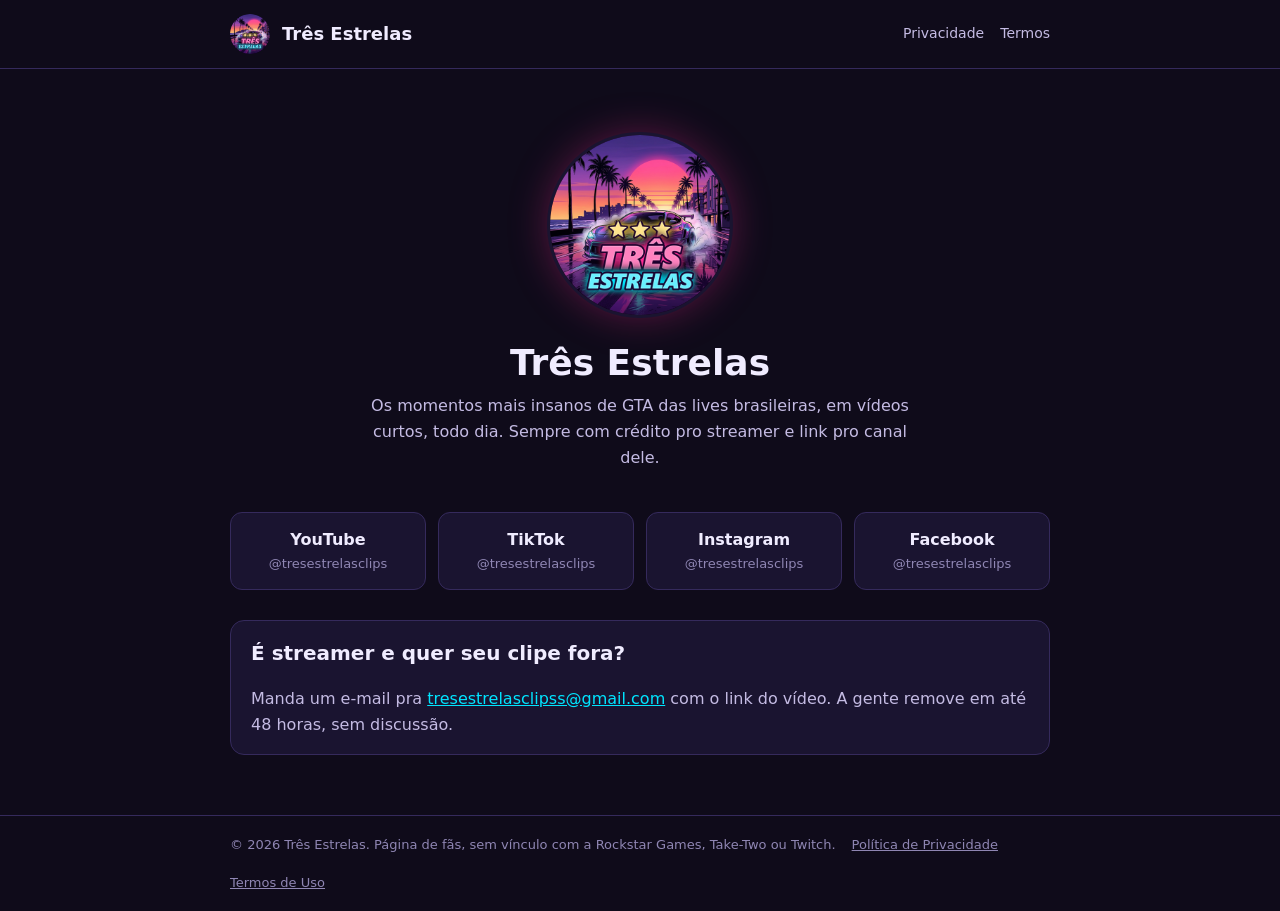
<file: docs/index.html>
<!doctype html>
<html lang="pt-BR">
<head>
<meta charset="utf-8">
<meta name="viewport" content="width=device-width, initial-scale=1">
<title>Três Estrelas</title>
<meta name="description" content="Três Estrelas: os melhores momentos de GTA das lives brasileiras, em vídeos curtos.">
<link rel="icon" href="logo.png">
<link rel="stylesheet" href="estilo.css">
</head>
<body>
<header class="topo"><div class="in">
  <img src="logo.png" alt=""><a class="marca" href="./">Três Estrelas</a>
  <nav><a href="privacidade.html">Privacidade</a><a href="termos.html">Termos</a></nav>
</div></header>
<main>
  <section class="hero">
    <img src="logo.png" alt="Logo Três Estrelas">
    <h1>Três Estrelas</h1>
    <p>Os momentos mais insanos de GTA das lives brasileiras, em vídeos curtos, todo dia.
       Sempre com crédito pro streamer e link pro canal dele.</p>
  </section>

  <div class="redes">
    <a href="https://www.youtube.com/@tresestrelasclips" target="_blank" rel="noopener">YouTube<span>@tresestrelasclips</span></a>
    <a href="https://www.tiktok.com/@tresestrelasclips" target="_blank" rel="noopener">TikTok<span>@tresestrelasclips</span></a>
    <a href="https://www.instagram.com/tresestrelasclips" target="_blank" rel="noopener">Instagram<span>@tresestrelasclips</span></a>
    <a href="https://www.facebook.com/tresestrelasclips" target="_blank" rel="noopener">Facebook<span>@tresestrelasclips</span></a>
  </div>

  <div class="caixa">
    <h2 style="margin-top:0">É streamer e quer seu clipe fora?</h2>
    <p style="margin-bottom:0">Manda um e-mail pra <a href="mailto:tresestrelasclipss@gmail.com">tresestrelasclipss@gmail.com</a>
       com o link do vídeo. A gente remove em até 48 horas, sem discussão.</p>
  </div>
</main>
<footer><div class="in">
  <span>© 2026 Três Estrelas. Página de fãs, sem vínculo com a Rockstar Games, Take-Two ou Twitch.</span>
  <a href="privacidade.html">Política de Privacidade</a><a href="termos.html">Termos de Uso</a>
</div></footer>
</body>
</html>
</file>
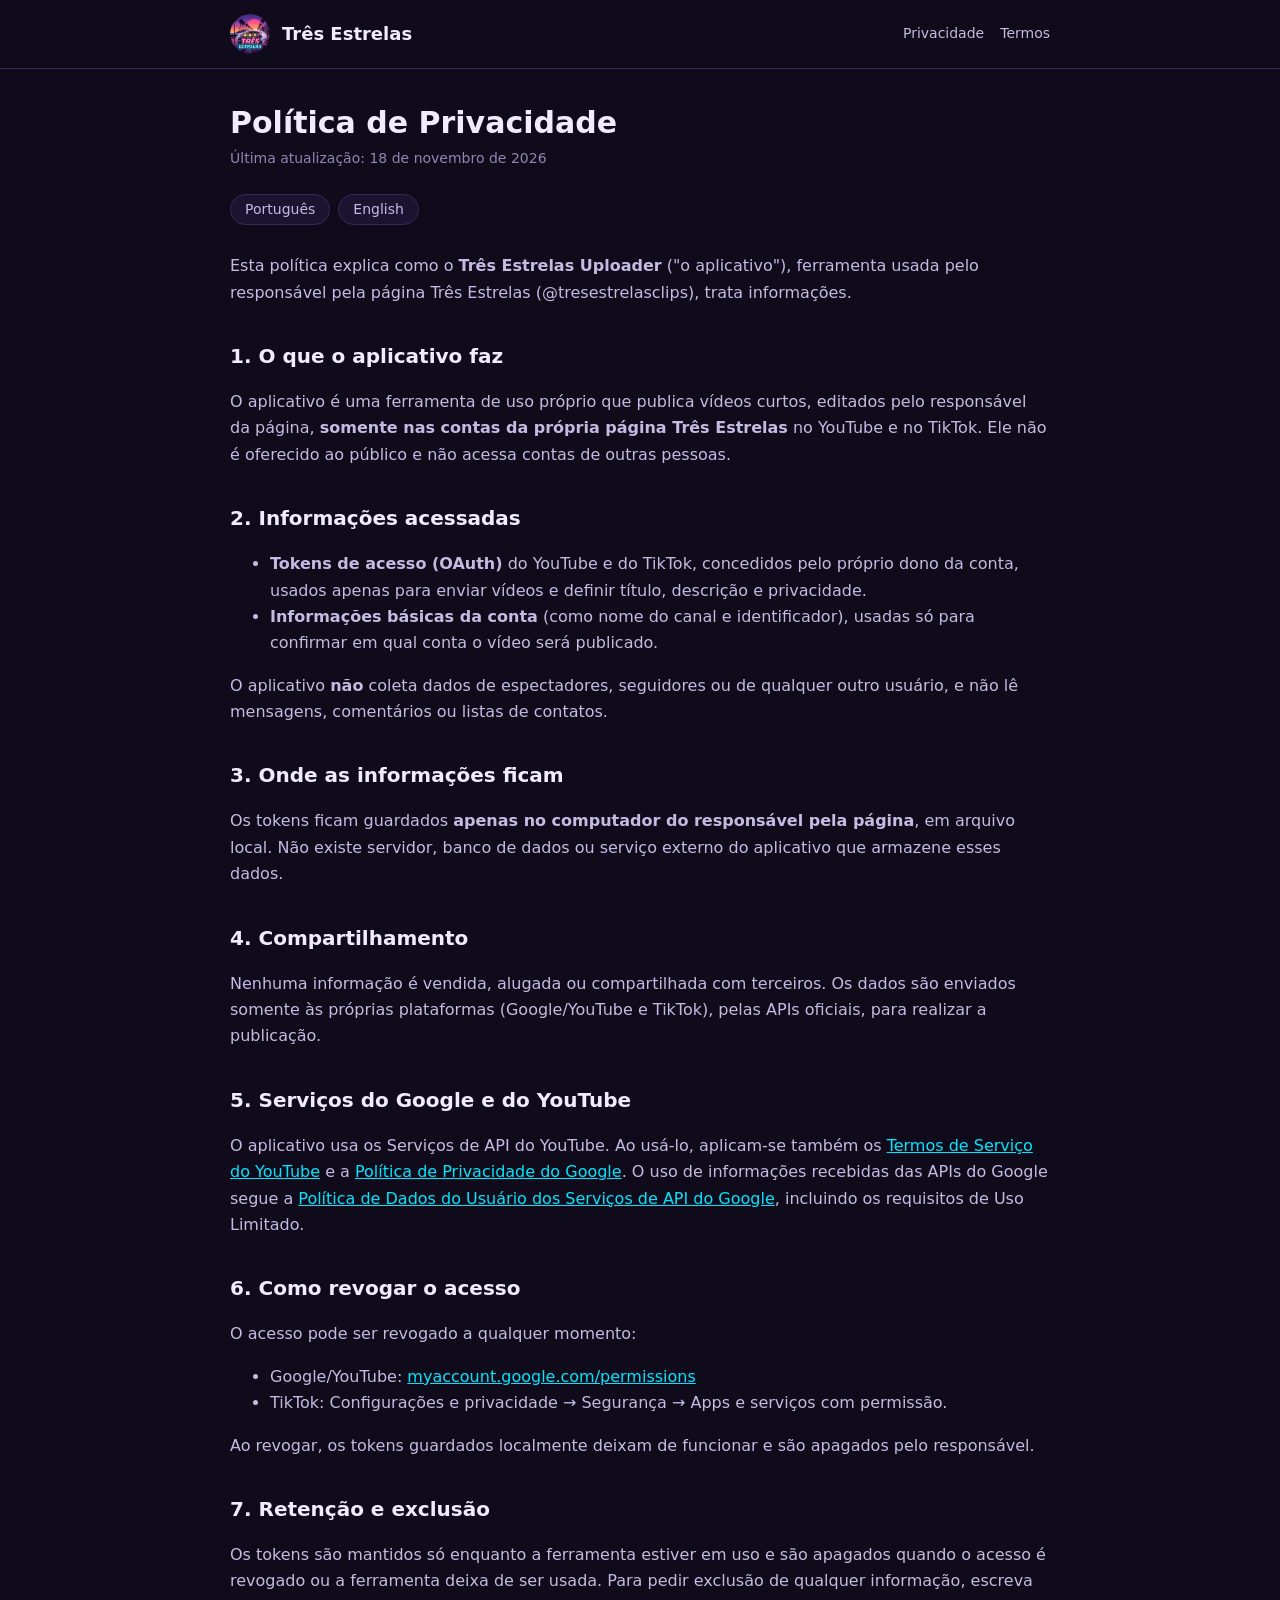
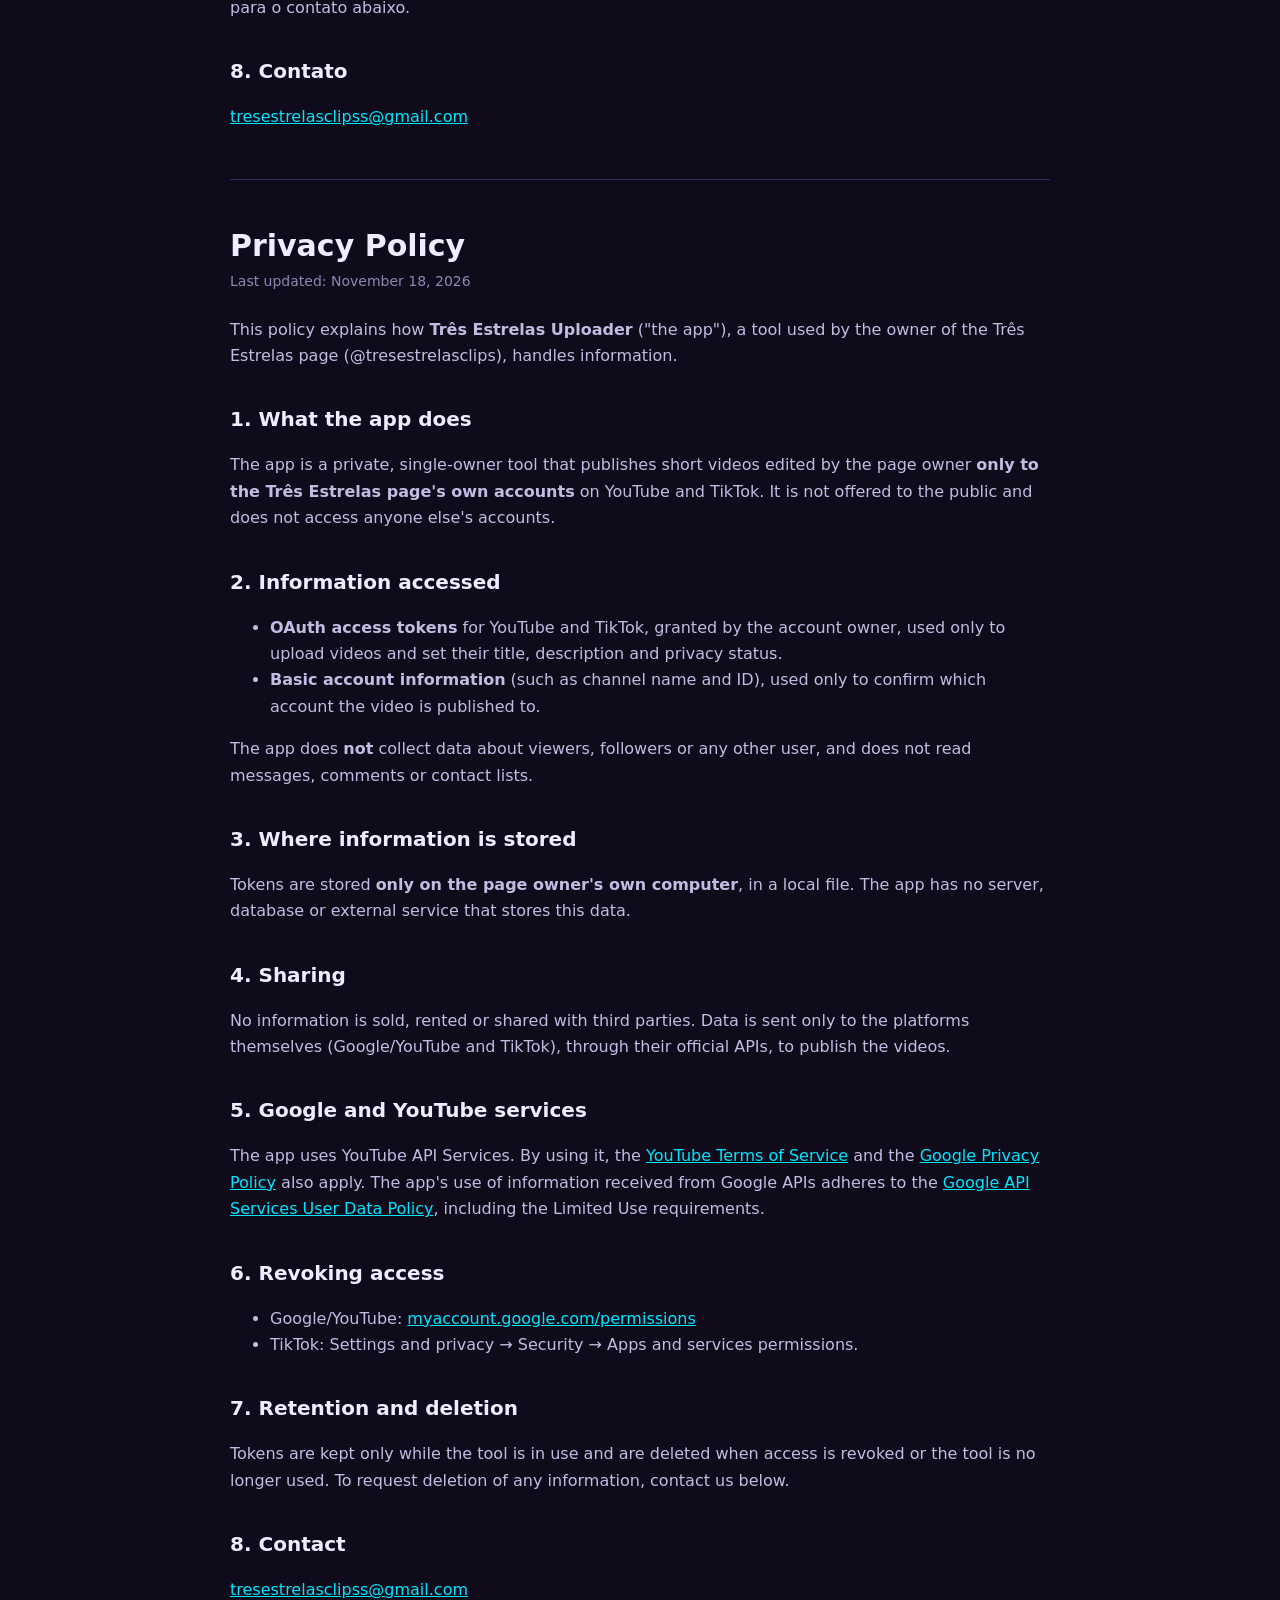
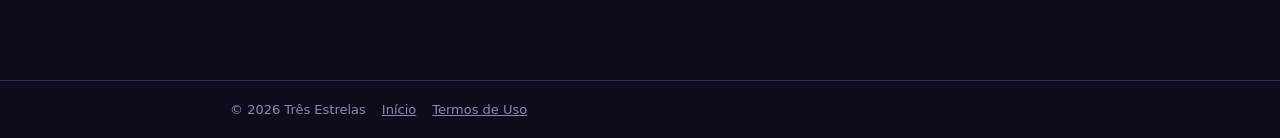
<file: docs/privacidade.html>
<!doctype html>
<html lang="pt-BR">
<head>
<meta charset="utf-8">
<meta name="viewport" content="width=device-width, initial-scale=1">
<title>Política de Privacidade · Três Estrelas</title>
<link rel="icon" href="logo.png">
<link rel="stylesheet" href="estilo.css">
</head>
<body>
<header class="topo"><div class="in">
  <img src="logo.png" alt=""><a class="marca" href="./">Três Estrelas</a>
  <nav><a href="privacidade.html">Privacidade</a><a href="termos.html">Termos</a></nav>
</div></header>
<main>
  <h1>Política de Privacidade</h1>
  <p class="data">Última atualização: 18 de novembro de 2026</p>
  <div class="idiomas"><a href="#pt">Português</a><a href="#en">English</a></div>

  <section id="pt">
    <p>Esta política explica como o <b>Três Estrelas Uploader</b> ("o aplicativo"), ferramenta usada
       pelo responsável pela página Três Estrelas (@tresestrelasclips), trata informações.</p>

    <h2>1. O que o aplicativo faz</h2>
    <p>O aplicativo é uma ferramenta de uso próprio que publica vídeos curtos, editados pelo
       responsável da página, <b>somente nas contas da própria página Três Estrelas</b> no YouTube
       e no TikTok. Ele não é oferecido ao público e não acessa contas de outras pessoas.</p>

    <h2>2. Informações acessadas</h2>
    <ul>
      <li><b>Tokens de acesso (OAuth)</b> do YouTube e do TikTok, concedidos pelo próprio dono da
          conta, usados apenas para enviar vídeos e definir título, descrição e privacidade.</li>
      <li><b>Informações básicas da conta</b> (como nome do canal e identificador), usadas só para
          confirmar em qual conta o vídeo será publicado.</li>
    </ul>
    <p>O aplicativo <b>não</b> coleta dados de espectadores, seguidores ou de qualquer outro usuário,
       e não lê mensagens, comentários ou listas de contatos.</p>

    <h2>3. Onde as informações ficam</h2>
    <p>Os tokens ficam guardados <b>apenas no computador do responsável pela página</b>, em arquivo
       local. Não existe servidor, banco de dados ou serviço externo do aplicativo que armazene
       esses dados.</p>

    <h2>4. Compartilhamento</h2>
    <p>Nenhuma informação é vendida, alugada ou compartilhada com terceiros. Os dados são enviados
       somente às próprias plataformas (Google/YouTube e TikTok), pelas APIs oficiais, para realizar
       a publicação.</p>

    <h2>5. Serviços do Google e do YouTube</h2>
    <p>O aplicativo usa os Serviços de API do YouTube. Ao usá-lo, aplicam-se também os
       <a href="https://www.youtube.com/t/terms" target="_blank" rel="noopener">Termos de Serviço do YouTube</a>
       e a <a href="https://policies.google.com/privacy" target="_blank" rel="noopener">Política de Privacidade do Google</a>.
       O uso de informações recebidas das APIs do Google segue a
       <a href="https://developers.google.com/terms/api-services-user-data-policy" target="_blank" rel="noopener">Política de Dados do Usuário dos Serviços de API do Google</a>,
       incluindo os requisitos de Uso Limitado.</p>

    <h2>6. Como revogar o acesso</h2>
    <p>O acesso pode ser revogado a qualquer momento:</p>
    <ul>
      <li>Google/YouTube: <a href="https://myaccount.google.com/permissions" target="_blank" rel="noopener">myaccount.google.com/permissions</a></li>
      <li>TikTok: Configurações e privacidade → Segurança → Apps e serviços com permissão.</li>
    </ul>
    <p>Ao revogar, os tokens guardados localmente deixam de funcionar e são apagados pelo responsável.</p>

    <h2>7. Retenção e exclusão</h2>
    <p>Os tokens são mantidos só enquanto a ferramenta estiver em uso e são apagados quando o acesso
       é revogado ou a ferramenta deixa de ser usada. Para pedir exclusão de qualquer informação,
       escreva para o contato abaixo.</p>

    <h2>8. Contato</h2>
    <p><a href="mailto:tresestrelasclipss@gmail.com">tresestrelasclipss@gmail.com</a></p>
  </section>

  <hr>

  <section id="en" lang="en">
    <h1>Privacy Policy</h1>
    <p class="data">Last updated: November 18, 2026</p>
    <p>This policy explains how <b>Três Estrelas Uploader</b> ("the app"), a tool used by the owner
       of the Três Estrelas page (@tresestrelasclips), handles information.</p>

    <h2>1. What the app does</h2>
    <p>The app is a private, single-owner tool that publishes short videos edited by the page owner
       <b>only to the Três Estrelas page's own accounts</b> on YouTube and TikTok. It is not offered
       to the public and does not access anyone else's accounts.</p>

    <h2>2. Information accessed</h2>
    <ul>
      <li><b>OAuth access tokens</b> for YouTube and TikTok, granted by the account owner, used only
          to upload videos and set their title, description and privacy status.</li>
      <li><b>Basic account information</b> (such as channel name and ID), used only to confirm which
          account the video is published to.</li>
    </ul>
    <p>The app does <b>not</b> collect data about viewers, followers or any other user, and does not
       read messages, comments or contact lists.</p>

    <h2>3. Where information is stored</h2>
    <p>Tokens are stored <b>only on the page owner's own computer</b>, in a local file. The app has
       no server, database or external service that stores this data.</p>

    <h2>4. Sharing</h2>
    <p>No information is sold, rented or shared with third parties. Data is sent only to the
       platforms themselves (Google/YouTube and TikTok), through their official APIs, to publish
       the videos.</p>

    <h2>5. Google and YouTube services</h2>
    <p>The app uses YouTube API Services. By using it, the
       <a href="https://www.youtube.com/t/terms" target="_blank" rel="noopener">YouTube Terms of Service</a>
       and the <a href="https://policies.google.com/privacy" target="_blank" rel="noopener">Google Privacy Policy</a>
       also apply. The app's use of information received from Google APIs adheres to the
       <a href="https://developers.google.com/terms/api-services-user-data-policy" target="_blank" rel="noopener">Google API Services User Data Policy</a>,
       including the Limited Use requirements.</p>

    <h2>6. Revoking access</h2>
    <ul>
      <li>Google/YouTube: <a href="https://myaccount.google.com/permissions" target="_blank" rel="noopener">myaccount.google.com/permissions</a></li>
      <li>TikTok: Settings and privacy → Security → Apps and services permissions.</li>
    </ul>

    <h2>7. Retention and deletion</h2>
    <p>Tokens are kept only while the tool is in use and are deleted when access is revoked or the
       tool is no longer used. To request deletion of any information, contact us below.</p>

    <h2>8. Contact</h2>
    <p><a href="mailto:tresestrelasclipss@gmail.com">tresestrelasclipss@gmail.com</a></p>
  </section>
</main>
<footer><div class="in">
  <span>© 2026 Três Estrelas</span><a href="./">Início</a><a href="termos.html">Termos de Uso</a>
</div></footer>
</body>
</html>
</file>
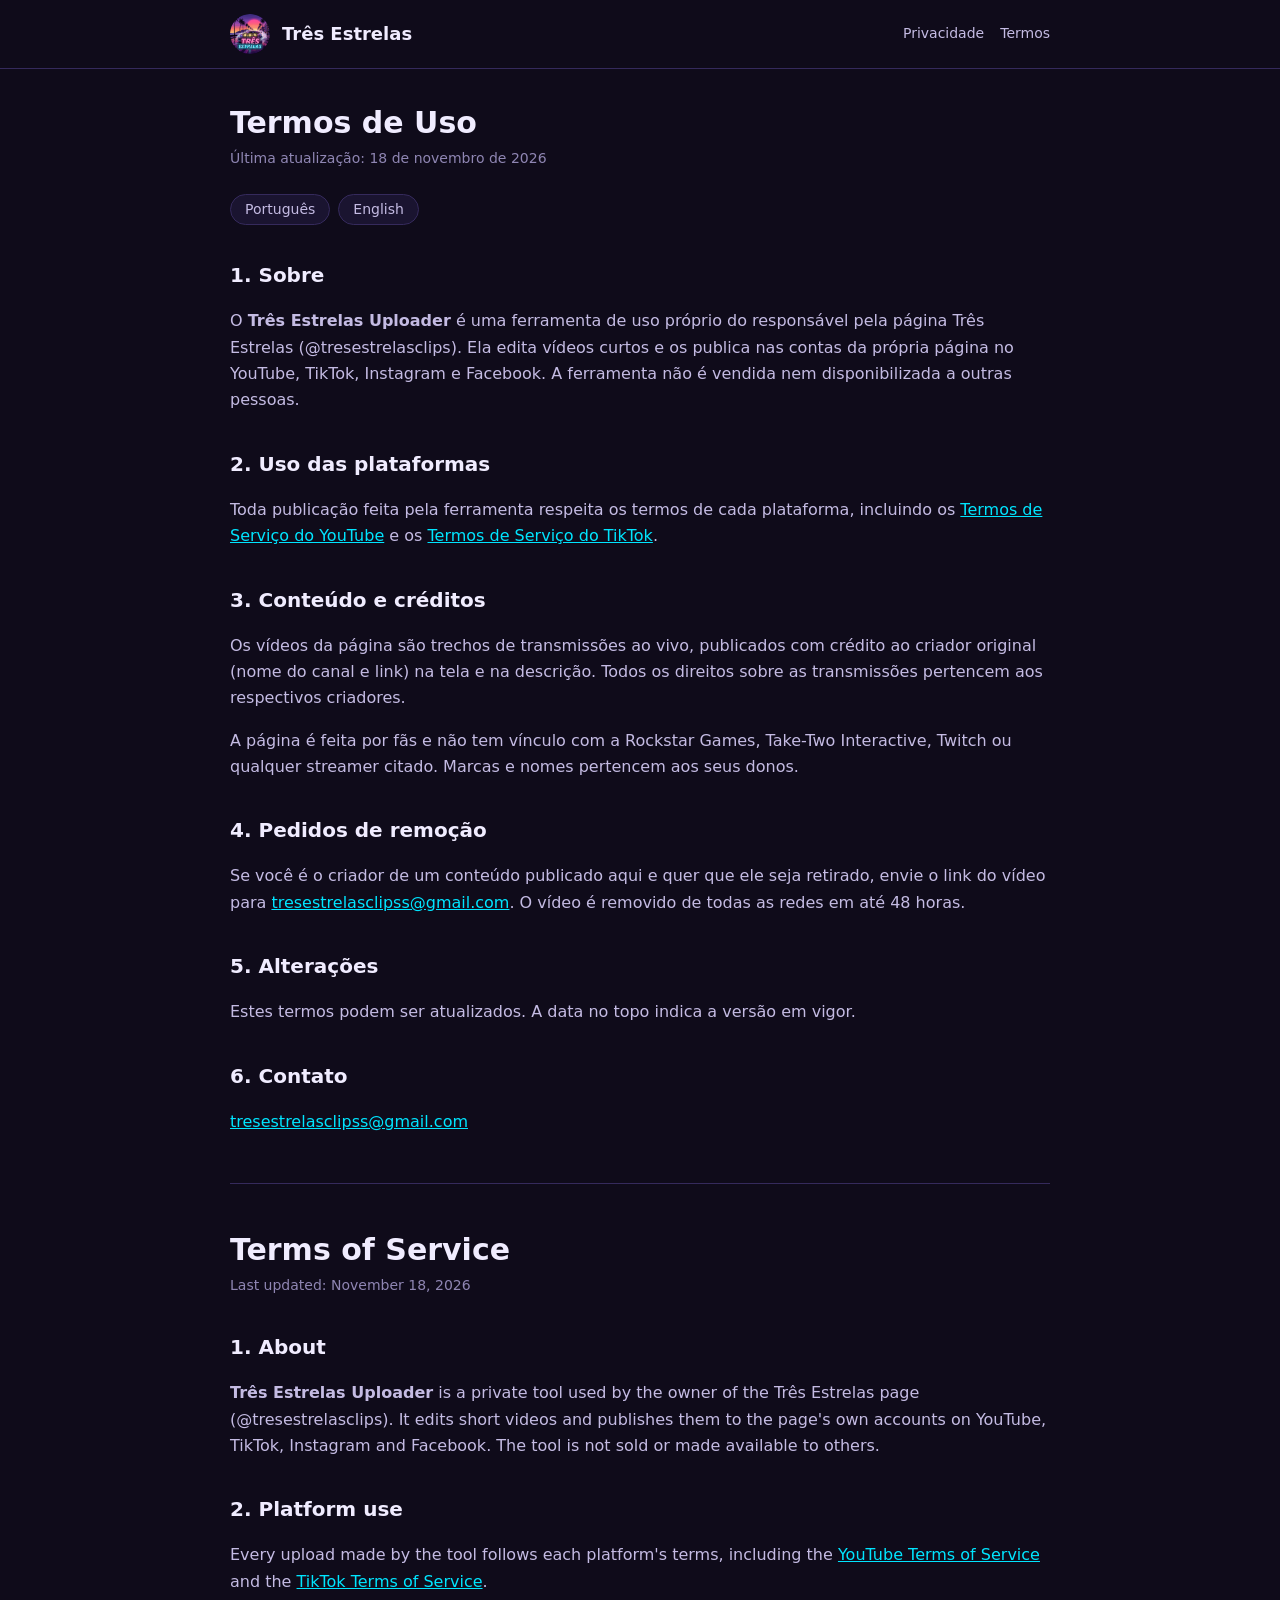
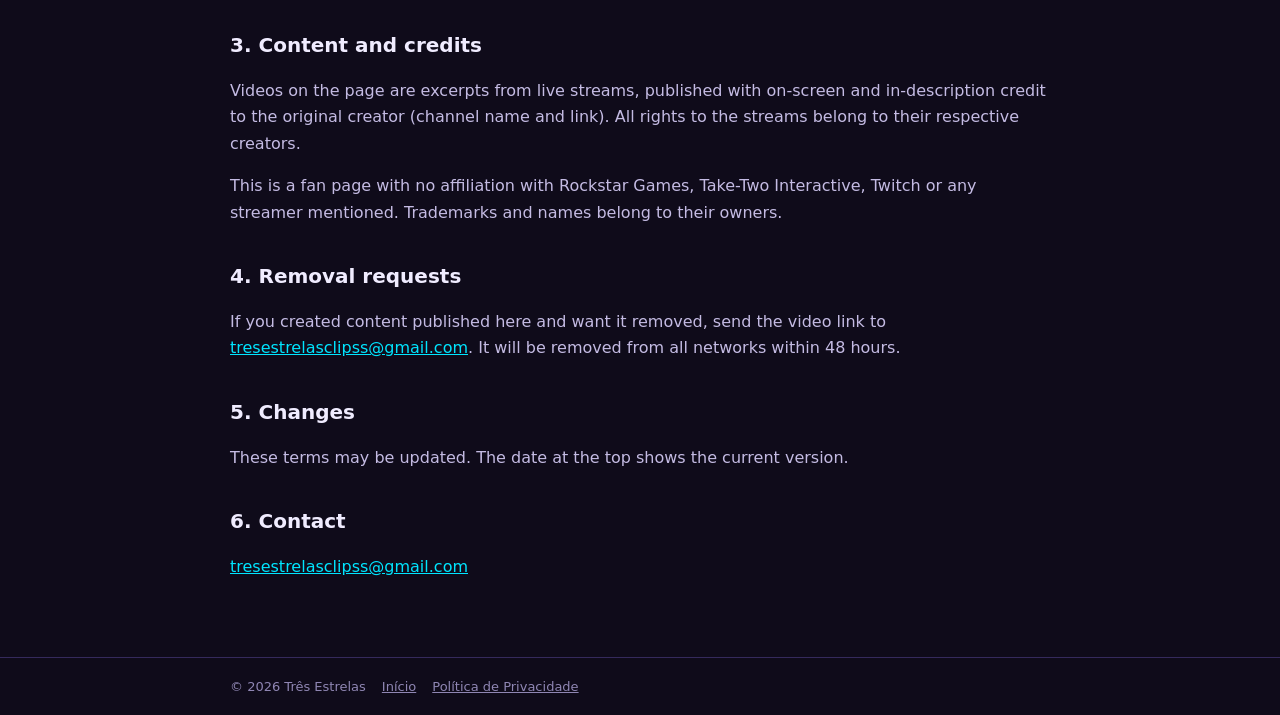
<file: docs/termos.html>
<!doctype html>
<html lang="pt-BR">
<head>
<meta charset="utf-8">
<meta name="viewport" content="width=device-width, initial-scale=1">
<title>Termos de Uso · Três Estrelas</title>
<link rel="icon" href="logo.png">
<link rel="stylesheet" href="estilo.css">
</head>
<body>
<header class="topo"><div class="in">
  <img src="logo.png" alt=""><a class="marca" href="./">Três Estrelas</a>
  <nav><a href="privacidade.html">Privacidade</a><a href="termos.html">Termos</a></nav>
</div></header>
<main>
  <h1>Termos de Uso</h1>
  <p class="data">Última atualização: 18 de novembro de 2026</p>
  <div class="idiomas"><a href="#pt">Português</a><a href="#en">English</a></div>

  <section id="pt">
    <h2>1. Sobre</h2>
    <p>O <b>Três Estrelas Uploader</b> é uma ferramenta de uso próprio do responsável pela página
       Três Estrelas (@tresestrelasclips). Ela edita vídeos curtos e os publica nas contas da própria
       página no YouTube, TikTok, Instagram e Facebook. A ferramenta não é vendida nem disponibilizada
       a outras pessoas.</p>

    <h2>2. Uso das plataformas</h2>
    <p>Toda publicação feita pela ferramenta respeita os termos de cada plataforma, incluindo os
       <a href="https://www.youtube.com/t/terms" target="_blank" rel="noopener">Termos de Serviço do YouTube</a>
       e os <a href="https://www.tiktok.com/legal/terms-of-service" target="_blank" rel="noopener">Termos de Serviço do TikTok</a>.</p>

    <h2>3. Conteúdo e créditos</h2>
    <p>Os vídeos da página são trechos de transmissões ao vivo, publicados com crédito ao criador
       original (nome do canal e link) na tela e na descrição. Todos os direitos sobre as
       transmissões pertencem aos respectivos criadores.</p>
    <p>A página é feita por fãs e não tem vínculo com a Rockstar Games, Take-Two Interactive,
       Twitch ou qualquer streamer citado. Marcas e nomes pertencem aos seus donos.</p>

    <h2>4. Pedidos de remoção</h2>
    <p>Se você é o criador de um conteúdo publicado aqui e quer que ele seja retirado, envie o link
       do vídeo para <a href="mailto:tresestrelasclipss@gmail.com">tresestrelasclipss@gmail.com</a>.
       O vídeo é removido de todas as redes em até 48 horas.</p>

    <h2>5. Alterações</h2>
    <p>Estes termos podem ser atualizados. A data no topo indica a versão em vigor.</p>

    <h2>6. Contato</h2>
    <p><a href="mailto:tresestrelasclipss@gmail.com">tresestrelasclipss@gmail.com</a></p>
  </section>

  <hr>

  <section id="en" lang="en">
    <h1>Terms of Service</h1>
    <p class="data">Last updated: November 18, 2026</p>

    <h2>1. About</h2>
    <p><b>Três Estrelas Uploader</b> is a private tool used by the owner of the Três Estrelas page
       (@tresestrelasclips). It edits short videos and publishes them to the page's own accounts on
       YouTube, TikTok, Instagram and Facebook. The tool is not sold or made available to others.</p>

    <h2>2. Platform use</h2>
    <p>Every upload made by the tool follows each platform's terms, including the
       <a href="https://www.youtube.com/t/terms" target="_blank" rel="noopener">YouTube Terms of Service</a>
       and the <a href="https://www.tiktok.com/legal/terms-of-service" target="_blank" rel="noopener">TikTok Terms of Service</a>.</p>

    <h2>3. Content and credits</h2>
    <p>Videos on the page are excerpts from live streams, published with on-screen and in-description
       credit to the original creator (channel name and link). All rights to the streams belong to
       their respective creators.</p>
    <p>This is a fan page with no affiliation with Rockstar Games, Take-Two Interactive, Twitch or
       any streamer mentioned. Trademarks and names belong to their owners.</p>

    <h2>4. Removal requests</h2>
    <p>If you created content published here and want it removed, send the video link to
       <a href="mailto:tresestrelasclipss@gmail.com">tresestrelasclipss@gmail.com</a>. It will be
       removed from all networks within 48 hours.</p>

    <h2>5. Changes</h2>
    <p>These terms may be updated. The date at the top shows the current version.</p>

    <h2>6. Contact</h2>
    <p><a href="mailto:tresestrelasclipss@gmail.com">tresestrelasclipss@gmail.com</a></p>
  </section>
</main>
<footer><div class="in">
  <span>© 2026 Três Estrelas</span><a href="./">Início</a><a href="privacidade.html">Política de Privacidade</a>
</div></footer>
</body>
</html>
</file>
<file: docs/estilo.css>
:root {
  color-scheme: dark;
  --bg: #0f0b1a; --painel: #1a1430; --borda: #352a5c;
  --texto: #f0ecff; --texto2: #c4bbe3; --fraco: #8f86b3;
  --rosa: #ff2d95; --ciano: #00e5ff;
}
* { box-sizing: border-box; }
html, body { margin: 0; background: var(--bg); color: var(--texto);
             font: 16px/1.65 system-ui, -apple-system, "Segoe UI", sans-serif; }
a { color: var(--ciano); }
.topo { border-bottom: 1px solid var(--borda); }
.topo .in { max-width: 860px; margin: 0 auto; padding: 14px 20px; display: flex; align-items: center; gap: 12px; }
.topo img { width: 40px; height: 40px; border-radius: 50%; }
.topo a.marca { color: var(--texto); text-decoration: none; font-weight: 800; font-size: 18px; }
.topo nav { margin-left: auto; display: flex; gap: 16px; font-size: 14px; }
.topo nav a { color: var(--texto2); text-decoration: none; }
.topo nav a:hover { color: var(--texto); }
main { max-width: 860px; margin: 0 auto; padding: 36px 20px 60px; }
h1 { font-size: 30px; line-height: 1.2; margin: 0 0 6px; }
h2 { font-size: 20px; margin: 34px 0 8px; }
h3 { font-size: 16px; margin: 22px 0 4px; color: var(--texto2); }
p, li { color: var(--texto2); }
.data { color: var(--fraco); font-size: 14px; margin: 0 0 24px; }
.idiomas { display: flex; gap: 8px; margin: 0 0 28px; }
.idiomas a { border: 1px solid var(--borda); border-radius: 20px; padding: 3px 14px; font-size: 14px;
             text-decoration: none; color: var(--texto2); background: var(--painel); }
hr { border: 0; border-top: 1px solid var(--borda); margin: 48px 0; }
.caixa { background: var(--painel); border: 1px solid var(--borda); border-radius: 14px; padding: 16px 20px; }
.hero { text-align: center; padding: 30px 0 10px; }
.hero img { width: 180px; height: 180px; border-radius: 50%;
            box-shadow: 0 0 0 3px var(--painel), 0 0 40px rgba(255,45,149,.35); }
.hero h1 { font-size: 36px; margin-top: 18px; }
.hero p { max-width: 560px; margin: 8px auto 0; }
.redes { display: grid; grid-template-columns: repeat(auto-fit, minmax(170px, 1fr)); gap: 12px; margin: 30px 0; }
.redes a { display: block; text-align: center; padding: 14px; border-radius: 12px; background: var(--painel);
           border: 1px solid var(--borda); color: var(--texto); text-decoration: none; font-weight: 600; }
.redes a:hover { border-color: var(--rosa); }
.redes a span { display: block; color: var(--fraco); font-weight: 400; font-size: 13px; }
footer { border-top: 1px solid var(--borda); color: var(--fraco); font-size: 13px; }
footer .in { max-width: 860px; margin: 0 auto; padding: 18px 20px; display: flex; gap: 16px; flex-wrap: wrap; }
footer a { color: var(--fraco); }
@media (max-width: 560px) { h1 { font-size: 25px; } .hero h1 { font-size: 30px; } .topo nav { gap: 12px; } }
</file>
